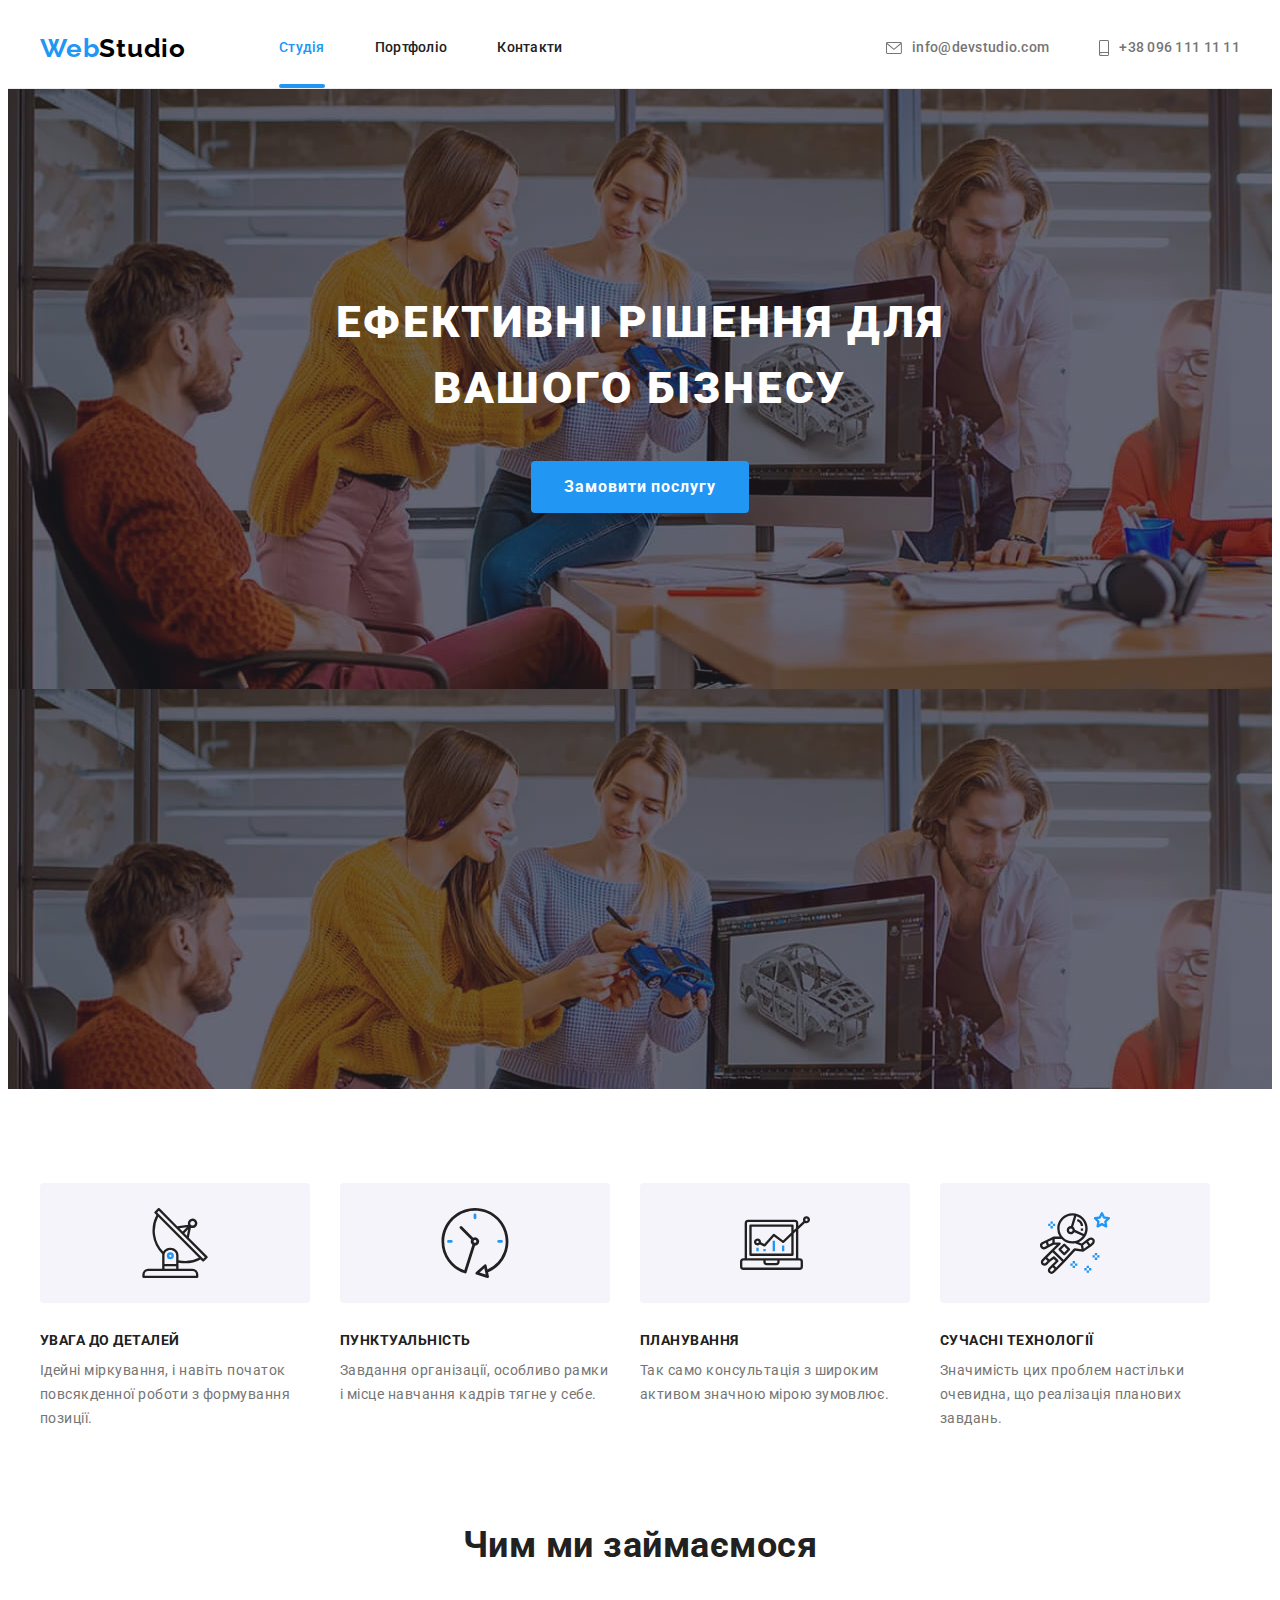
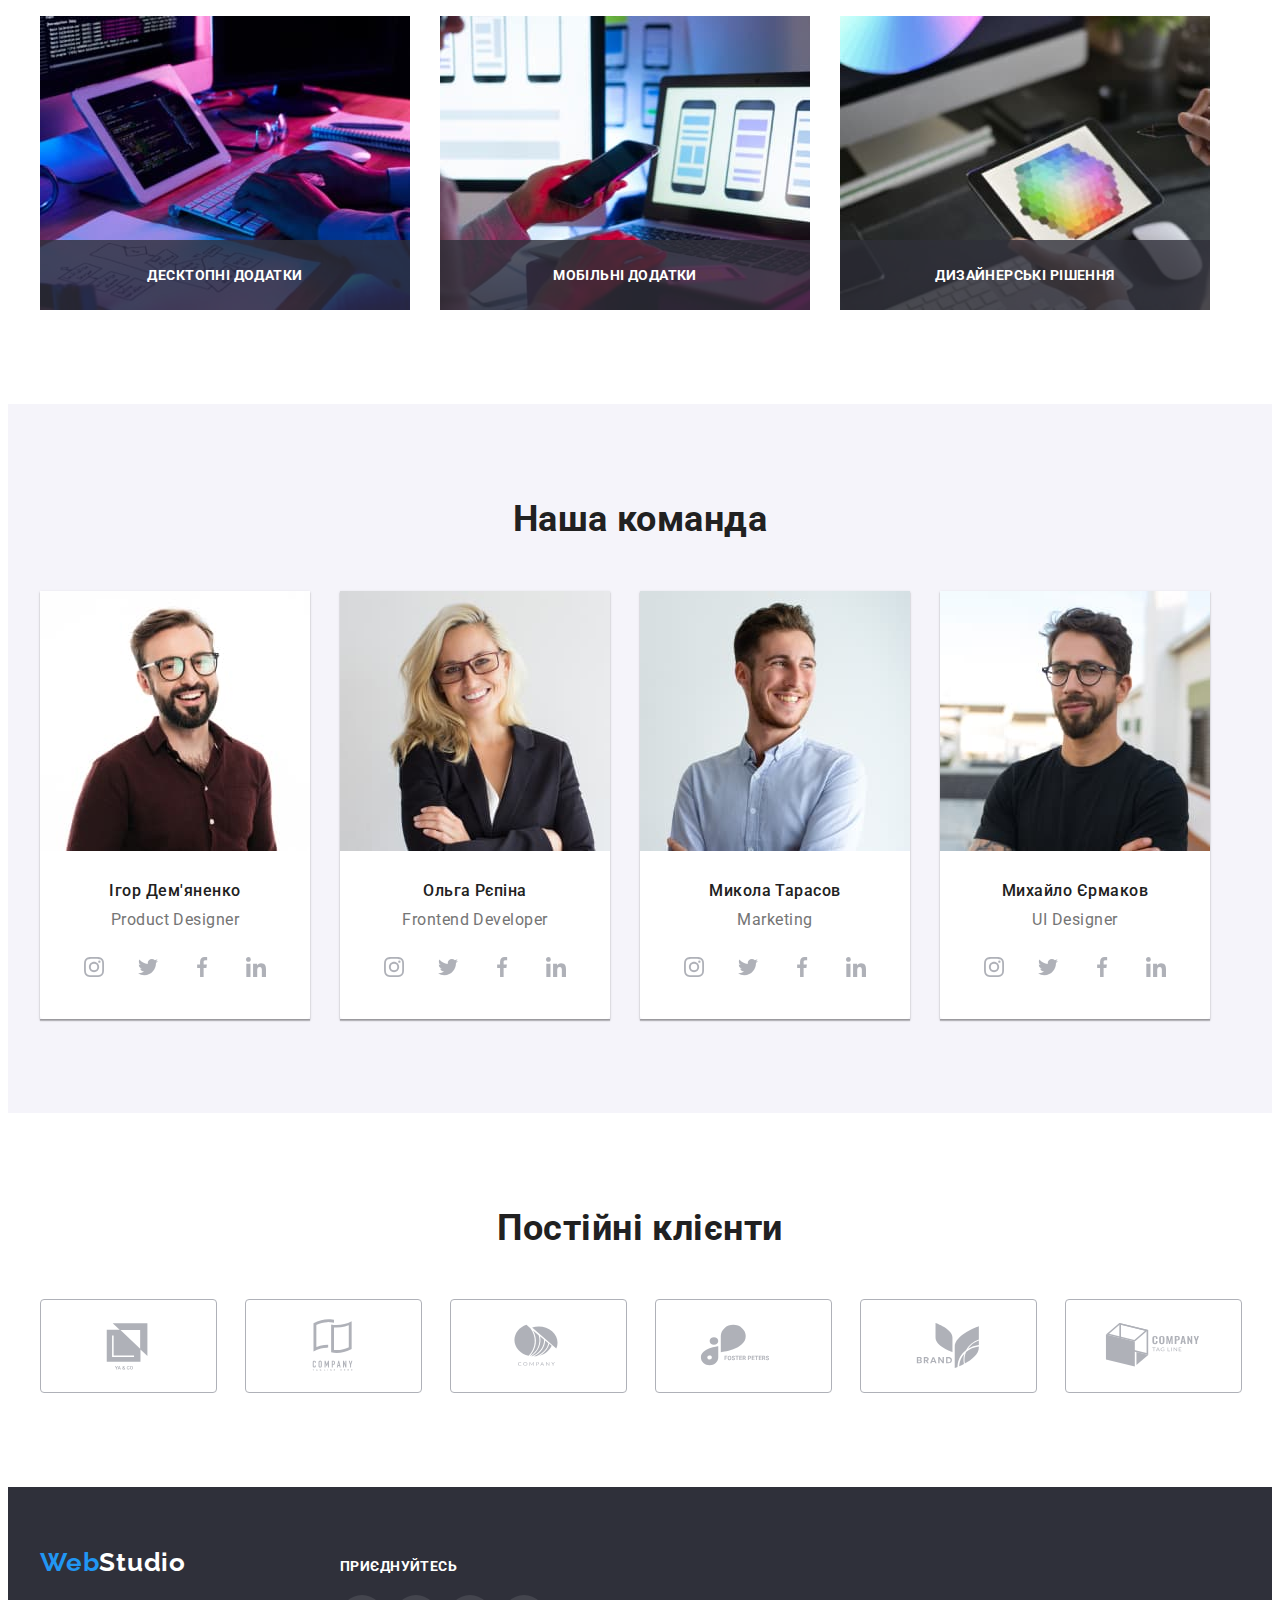
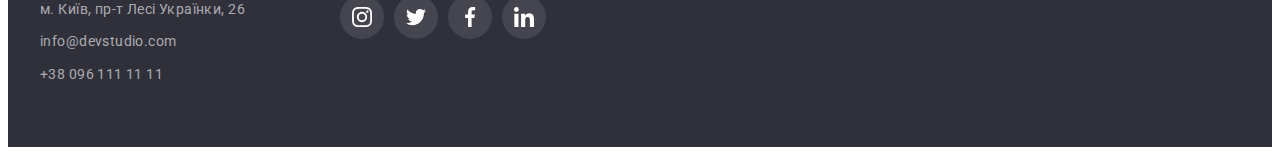
<file: index.html>
<!DOCTYPE html>
<html lang="uk">
  <head>
    <meta charset="UTF-8" />
    <meta http-equiv="X-UA-Compatible" content="IE=edge" />
    <meta name="viewport" content="width=device-width, initial-scale=1.0" />
    <title>Студія</title>
    <link rel="preconnect" href="https://fonts.googleapis.com" />
    <link rel="preconnect" href="https://fonts.gstatic.com" crossorigin />
    <link
      href="https://fonts.googleapis.com/css2?family=Raleway:wght@700&family=Roboto:wght@400;500;700;900&display=swap"
      rel="stylesheet"
    />
    <link
      rel="stylesheet"
      href="https://cdnjs.cloudflare.com/ajax/libs/modern-normalize/1.1.0/modern-normalize.min.css"
      integrity="sha512-wpPYUAdjBVSE4KJnH1VR1HeZfpl1ub8YT/NKx4PuQ5NmX2tKuGu6U/JRp5y+Y8XG2tV+wKQpNHVUX03MfMFn9Q=="
      crossorigin="anonymous"
      referrerpolicy="no-referrer"
    />
    <link rel="stylesheet" href="./css/styles.css" />
  </head>
  <body>
    <header class="header">
      <div class="container">
        <div class="header-nav">
          <nav class="nav">
            <a href="./index.html" lang="en" class="logo"
              >Web<span class="logo-black">Studio</span></a
            >
            <ul class="site-nav">
              <li class="link-nav"><a href="./index.html" class="link-current">Студія</a></li>
              <li class="link-nav"><a href="./portfolio.html" class="link-menu">Портфоліо</a></li>
              <li class="link-nav"><a href="#" class="link-menu">Контакти</a></li>
            </ul>
          </nav>
          <ul class="contact">
            <li class="link-nav">
              <a href="mailto:info@devstudio.com" class="link">
                <svg class="contact-icon" width="16" height="12">
                <use href="./images/icons.svg#icon-envelope"></use></svg>                
               info@devstudio.com </a>
            </li>
            <li class="link-nav">
              <a href="tel:+380961111111" class="link">
                 <svg class="contact-icon" width="10" height="16">
                <use href="./images/icons.svg#icon-smartphone"></use></svg>               
                +38 096 111 11 11</a></li>
          </ul>
        </div>
      </div>
    </header>
    <main>
      <section class="hero">
        <div class="container">
          <h1 class="hero-title">Ефективні рішення для вашого бізнесу</h1>
          <button type="button" class="button-hero" data-modal-open>Замовити послугу</button>
        </div>

        <div class="backdrop is-hidden" data-modal>
          <div class="modal">
          <button type="button" class="close-button" data-modal-close>
            <svg class="close-icon" width="18" height="18">
                <use href="./images/icons.svg#icon-close-black"></use></svg>
          </button>
          </div>
        </div>

      </section>
      <section class="preference">
        <div class="container">
          <h2 class="visually-hidden">Наші переваги</h2>
          <ul class="preference-list">
            <li class="preference-paragraph">
              <div class="preference-link-icon">
                <svg class="preference-icon" width="70" height="70">
                <use href="./images/icons.svg#icon-antenna"></use></svg>
              </div>
              <h3 class="preference-title">Увага до деталей</h3>
              <p>Ідейні міркування, і навіть початок повсякденної роботи з формування позиції.</p>
            </li>
            <li class="preference-paragraph">
                            <div class="preference-link-icon">
                <svg class="preference-icon" width="70" height="70">
                <use href="./images/icons.svg#icon-clock"></use></svg>
              </div>
              <h3 class="preference-title">Пунктуальність</h3>
              <p>Завдання організації, особливо рамки і місце навчання кадрів тягне у себе.</p>
            </li>
            <li class="preference-paragraph">
                            <div class="preference-link-icon">
                <svg class="preference-icon" width="70" height="70">
                <use href="./images/icons.svg#icon-diagram"></use></svg>
              </div>
              <h3 class="preference-title">Планування</h3>
              <p>Так само консультація з широким активом значною мірою зумовлює.</p>
            </li>
            <li class="preference-paragraph">
                            <div class="preference-link-icon">
                <svg class="preference-icon" width="70" height="70">
                <use href="./images/icons.svg#icon-astronaut"></use></svg>
              </div>
              <h3 class="preference-title">Сучасні технології</h3>
              <p>Значимість цих проблем настільки очевидна, що реалізація планових завдань.</p>
            </li>
          </ul>
        </div>
      </section>
      <section class="work">
        <div class="container">
          <h2 class="work-title">Чим ми займаємося</h2>
          <ul class="work-list">
            <li class="work-paragraph">
              <div class="work-card">
                <img src="./images/computer.jpg" alt="Людина працює за комп'ютером" width="370" />
                <h3 class="activity-title">Десктопні додатки</h3>
              </div>
            </li>
            <li class="work-paragraph">
              <div class="work-card">
                <img src="./images/smartphone.jpg" alt="Людина працює зі смартфоном і комп'ютером" width="370" />
                <h3 class="activity-title">Мобільні додатки</h3>
              </div>
            </li>
            <li class="work-paragraph">
              <div class="work-card">
                <img src="./images/tablet.jpg" alt="Людина працює з планшетом" width="370" />
                <h3 class="activity-title">Дизайнерські рішення</h3>
              </div>
            </li>
          </ul>
        </div>
      </section>
      <section class="team">
        <div class="container">
          <h2 class="team-title">Наша команда</h2>
          <ul class="team-list">
            <li class="team-paragraph">
              <img src="./images/prod_designer.jpg" alt="Чоловік в червоній рубашці" width="270" />
              <div class="container-card">
                <h3 class="name">Ігор Дем'яненко</h3>
                <p class="specialty" lang="en">Product Designer</p>
                <ul class="net-list">
                  <li class="net-item">
                    <a href="" class="net-link">
                      <svg class="net-icon" width="20" height="20">
                        <use href="./images/icons.svg#icon-instagram"></use>
                      </svg>
                    </a>
                  </li>
                  <li class="net-item">
                    <a href="" class="net-link">
                      <svg class="net-icon" width="20" height="20">
                        <use href="./images/icons.svg#icon-twitter"></use>
                      </svg>
                    </a>
                  </li>
                  <li class="net-item">
                    <a href="" class="net-link">
                      <svg class="net-icon" width="20" height="20">
                        <use href="./images/icons.svg#icon-facebook"></use>
                      </svg>
                    </a>
                  </li>
                  <li class="net-item">
                    <a href="" class="net-link">
                      <svg class="net-icon" width="20" height="20">
                        <use href="./images/icons.svg#icon-linkedin"></use>
                      </svg>
                    </a>
                  </li>
                </ul>
              </div>
            </li>
            <li class="team-paragraph">
              <img src="./images/frontend.jpg" alt="Жінка в чорному піджаку" width="270" />
              <div class="container-card">
                <h3 class="name">Ольга Рєпіна</h3>
                <p class="specialty" lang="en">Frontend Developer</p>
                <ul class="net-list">
                  <li class="net-item">
                    <a href="" class="net-link">
                      <svg class="net-icon" width="20" height="20">
                        <use href="./images/icons.svg#icon-instagram"></use>
                      </svg>
                    </a>
                  </li>
                  <li class="net-item">
                    <a href="" class="net-link">
                      <svg class="net-icon" width="20" height="20">
                        <use href="./images/icons.svg#icon-twitter"></use>
                      </svg>
                    </a>
                  </li>
                  <li class="net-item">
                    <a href="" class="net-link">
                      <svg class="net-icon" width="20" height="20">
                        <use href="./images/icons.svg#icon-facebook"></use>
                      </svg>
                    </a>
                  </li>
                  <li class="net-item">
                    <a href="" class="net-link">
                      <svg class="net-icon" width="20" height="20">
                        <use href="./images/icons.svg#icon-linkedin"></use>
                      </svg>
                    </a>
                  </li>
                </ul>
              </div>
            </li>
            <li class="team-paragraph">
              <img src="./images/marketing.jpg" alt="Чоловік в синій рубашці" width="270" />
              <div class="container-card">
                <h3 class="name">Микола Тарасов</h3>
                <p class="specialty" lang="en">Marketing</p>
                <ul class="net-list">
                  <li class="net-item">
                    <a href="" class="net-link">
                      <svg class="net-icon" width="20" height="20">
                        <use href="./images/icons.svg#icon-instagram"></use>
                      </svg>
                    </a>
                  </li>
                  <li class="net-item">
                    <a href="" class="net-link">
                      <svg class="net-icon" width="20" height="20">
                        <use href="./images/icons.svg#icon-twitter"></use>
                      </svg>
                    </a>
                  </li>
                  <li class="net-item">
                    <a href="" class="net-link">
                      <svg class="net-icon" width="20" height="20">
                        <use href="./images/icons.svg#icon-facebook"></use>
                      </svg>
                    </a>
                  </li>
                  <li class="net-item">
                    <a href="" class="net-link">
                      <svg class="net-icon" width="20" height="20">
                        <use href="./images/icons.svg#icon-linkedin"></use>
                      </svg>
                    </a>
                  </li>
                </ul>
              </div>
            </li>
            <li class="team-paragraph">
              <img src="./images/ui_designer.jpg" alt="Чоловік в чорній футболці" width="270" />
              <div class="container-card">
                <h3 class="name">Михайло Єрмаков</h3>
                <p class="specialty" lang="en">UI Designer</p>
                <ul class="net-list">
                  <li class="net-item">
                    <a href="" class="net-link">
                      <svg class="net-icon" width="20" height="20">
                        <use href="./images/icons.svg#icon-instagram"></use>
                      </svg>
                    </a>
                  </li>
                  <li class="net-item">
                    <a href="" class="net-link">
                      <svg class="net-icon" width="20" height="20">
                        <use href="./images/icons.svg#icon-twitter"></use>
                      </svg>
                    </a>
                  </li>
                  <li class="net-item">
                    <a href="" class="net-link">
                      <svg class="net-icon" width="20" height="20">
                        <use href="./images/icons.svg#icon-facebook"></use>
                      </svg>
                    </a>
                  </li>
                  <li class="net-item">
                    <a href="" class="net-link">
                      <svg class="net-icon" width="20" height="20">
                        <use href="./images/icons.svg#icon-linkedin"></use>
                      </svg>
                    </a>
                  </li>
                </ul>
              </div>
            </li>
          </ul>
        </div>
      </section>
      <section class="clients">
        <div class="container">
          <h2 class="clients-title">Постійні клієнти</h2>
          <ul class="clients-list">
            <li class="clients-paragraph">
              <a href="" class="clients-link"
                ><svg class="clients-icon" width="106" height="60">
                  <use href="./images/icons.svg#icon-logo1"></use></svg
              ></a>
            </li>
            <li class="clients-paragraph">
              <a href="" class="clients-link"
                ><svg class="clients-icon" width="106" height="60">
                  <use href="./images/icons.svg#icon-logo2"></use></svg
              ></a>
            </li>
            <li class="clients-paragraph">
              <a href="" class="clients-link"
                ><svg class="clients-icon" width="106" height="60">
                  <use href="./images/icons.svg#icon-logo3"></use></svg
              ></a>
            </li>
            <li class="clients-paragraph">
              <a href="" class="clients-link"
                ><svg class="clients-icon" width="106" height="60">
                  <use href="./images/icons.svg#icon-logo4"></use></svg
              ></a>
            </li>
            <li class="clients-paragraph">
              <a href="" class="clients-link"
                ><svg class="clients-icon" width="106" height="60">
                  <use href="./images/icons.svg#icon-logo5"></use></svg
              ></a>
            </li>
            <li class="clients-paragraph">
              <a href="" class="clients-link"
                ><svg class="clients-icon" width="106" height="60">
                  <use href="./images/icons.svg#icon-logo6"></use></svg
              ></a>
            </li>
          </ul>
        </div>
      </section>
    </main>
    <footer>
      <div class="container">
        <div class="section-footer">
        <div class="section-address">
          <a href="./index.html" lang="en" class="logo-footer"
            >Web<span class="logo-white">Studio</span></a
          >
          <address class="address">
            <ul>
              <li class="link-footer">
                <a
                  class="map"
                  href="https://goo.gl/maps/W8Mo3k8APGKfxBTi7"
                  target="_blank"
                  rel="noopener noreferrer nofollow"
                >
                  <span class="contact-footer">м. Київ, пр-т Лесі Українки, 26</span></a
                >
              </li>
              <li class="link-footer">
                <a href="mailto:info@devstudio.com" lang="en" class="contact-footer"
                  >info@devstudio.com</a
                >
              </li>
              <li class="link-footer">
                <a href="tel:+380961111111" class="contact-footer">+38 096 111 11 11</a>
              </li>
            </ul>
          </address>
        </div>
        <div class="section-net-link">
          <h2 class="footer-titel">Приєднуйтесь</h2>
          <ul class="footer-net-list">
            <li class="footer-net-item">
              <a href="" class="footer-net-link">
                <svg class="footer-net-icon" width="20" height="20">
                  <use href="./images/icons.svg#icon-instagram"></use>
                </svg>
              </a>
            </li>
            <li class="footer-net-item">
              <a href="" class="footer-net-link">
                <svg class="footer-net-icon" width="20" height="20">
                  <use href="./images/icons.svg#icon-twitter"></use>
                </svg>
              </a>
            </li>
            <li class="footer-net-item">
              <a href="" class="footer-net-link">
                <svg class="footer-net-icon" width="20" height="20">
                  <use href="./images/icons.svg#icon-facebook"></use>
                </svg>
              </a>
            </li>
            <li class="footer-net-item">
              <a href="" class="footer-net-link">
                <svg class="footer-net-icon" width="20" height="20">
                  <use href="./images/icons.svg#icon-linkedin"></use>
                </svg>
              </a>
            </li>
          </ul>
        </div>
        </div>
        </div>
      </div>
    </footer>

    <script src="./js/modal.js"></script>
  </body>
</html>
</file>
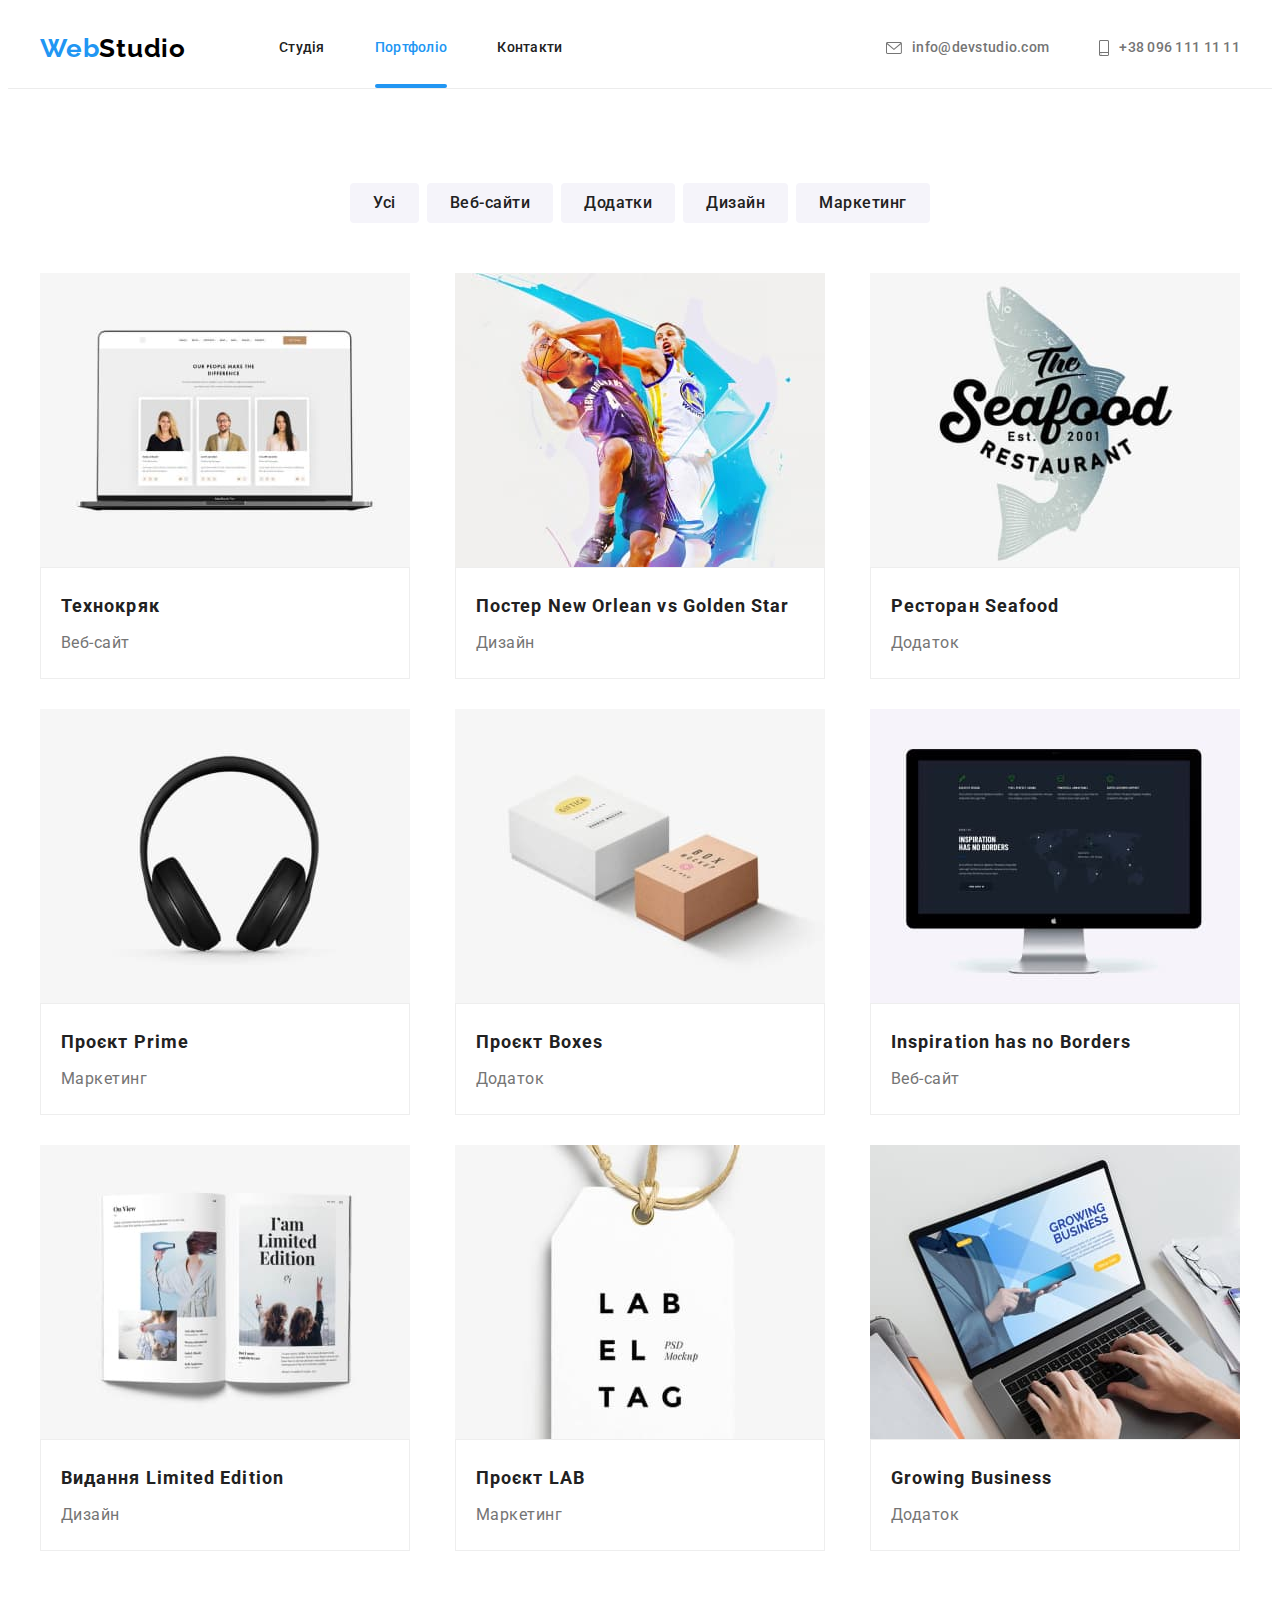
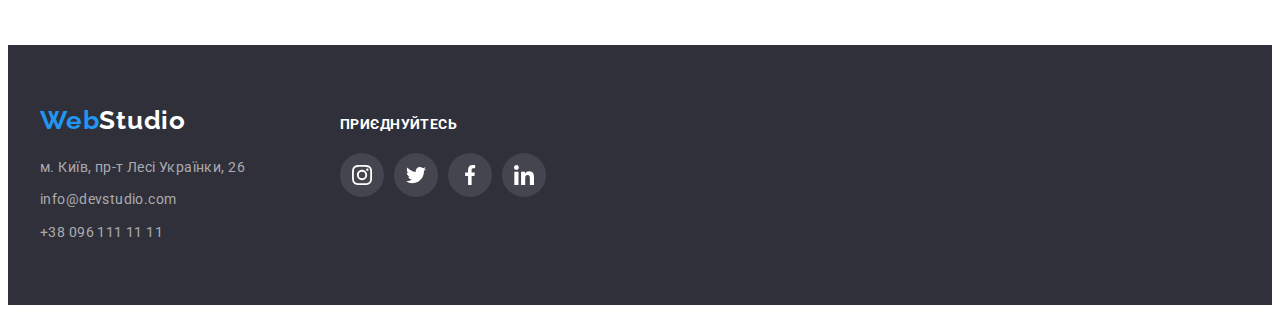
<file: portfolio.html>
<!DOCTYPE html>
<html lang="uk">
  <head>
    <meta charset="UTF-8" />
    <meta http-equiv="X-UA-Compatible" content="IE=edge" />
    <meta name="viewport" content="width=device-width, initial-scale=1.0" />
    <title>Портфоліо</title>
    <link rel="preconnect" href="https://fonts.googleapis.com" />
    <link rel="preconnect" href="https://fonts.gstatic.com" crossorigin />
    <link
      href="https://fonts.googleapis.com/css2?family=Raleway:wght@700&family=Roboto:wght@400;500;700;900&display=swap"
      rel="stylesheet"
    />
    <link
      rel="stylesheet"
      href="https://cdnjs.cloudflare.com/ajax/libs/modern-normalize/1.1.0/modern-normalize.min.css"
      integrity="sha512-wpPYUAdjBVSE4KJnH1VR1HeZfpl1ub8YT/NKx4PuQ5NmX2tKuGu6U/JRp5y+Y8XG2tV+wKQpNHVUX03MfMFn9Q=="
      crossorigin="anonymous"
      referrerpolicy="no-referrer"
    />
    <link rel="stylesheet" href="./css/styles.css" />
  </head>
  <body>
    <header class="header">
      <div class="container">
        <div class="header-nav">
          <nav class="nav">
            <a href="./index.html" lang="en" class="logo"
              >Web<span class="logo-black">Studio</span></a
            >
            <ul class="site-nav">
              <li class="link-nav"><a href="./index.html" class="link-menu">Студія</a></li>
              <li class="link-nav">
                <a href="./portfolio.html" class="link-current">Портфоліо</a>
              </li>
              <li class="link-nav"><a href="#" class="link-menu">Контакти</a></li>
            </ul>
          </nav>
          <ul class="contact">
            <li class="link-nav">
              <a href="mailto:info@devstudio.com" class="link">
                <svg class="contact-icon" width="16" height="12">
                  <use href="./images/icons.svg#icon-envelope"></use>
                </svg>
                info@devstudio.com
              </a>
            </li>
            <li class="link-nav">
              <a href="tel:+380961111111" class="link">
                <svg class="contact-icon" width="10" height="16">
                  <use href="./images/icons.svg#icon-smartphone"></use>
                </svg>
                +38 096 111 11 11</a
              >
            </li>
          </ul>
        </div>
      </div>
    </header>
    <main>
      <section class="section">
        <div class="container">
          <h1 class="visually-hidden">Портфоліо</h1>
          <h2 class="visually-hidden">Фільтр</h2>
          <ul class="filter">
            <li class="filter-liste"><button type="button" class="button">Усі</button></li>
            <li class="filter-liste"><button type="button" class="button">Веб-сайти</button></li>
            <li class="filter-liste"><button type="button" class="button">Додатки</button></li>
            <li class="filter-liste"><button type="button" class="button">Дизайн</button></li>
            <li class="filter-liste"><button type="button" class="button">Маркетинг</button></li>
          </ul>
          <h2 class="visually-hidden">Список робіт</h2>
          <ul class="list-work">
            <li class="portfolio-item">
              <div class="card-thumb">
                 <img src="./images/project1.jpg" alt="Макбук із зображенням трьох людей" width="370" />
              <div class="card-overlay">           
              <p class="text-overlay">Ресурс пропонує комплексні пропозиції з різним рівнем функціоналу та сервісів. Все це дозволить відвідувачу отримати вичерпні відомості про компанію чи приватну особу.</p>
              </div>
              </div>
              <div class="container-work">
                <h3 class="title-list">Технокряк</h3>
                <p>Веб-сайт</p>
              </div>
            </li>
            <li class="portfolio-item">
              <div class="card-thumb">
                 <img src="./images/project2.jpg" alt="Два баскетболіста з м'ячем" width="370" />
              <div class="card-overlay">           
              <p class="text-overlay">Ресурс пропонує комплексні пропозиції з різним рівнем функціоналу та сервісів. Все це дозволить відвідувачу отримати вичерпні відомості про компанію чи приватну особу.</p>
              </div>
              </div>
              <div class="container-work">
                <h3 class="title-list">Постер New Orlean vs Golden Star</h3>
                <p>Дизайн</p>
              </div>
            </li>
            <li class="portfolio-item">
              <div class="card-thumb">
                  <img src="./images/project3.jpg" alt="Логотип ресторану" width="370" />
              <div class="card-overlay">           
              <p class="text-overlay">Ресурс пропонує комплексні пропозиції з різним рівнем функціоналу та сервісів. Все це дозволить відвідувачу отримати вичерпні відомості про компанію чи приватну особу.</p>
              </div>
              </div>
              <div class="container-work">
                <h3 class="title-list">Ресторан Seafood</h3>
                <p>Додаток</p>
              </div>
            </li>
            <li class="portfolio-item">
              <div class="card-thumb">
                  <img src="./images/project4.jpg" alt="Чорні навушники" width="370" />
              <div class="card-overlay">           
              <p class="text-overlay">Ресурс пропонує комплексні пропозиції з різним рівнем функціоналу та сервісів. Все це дозволить відвідувачу отримати вичерпні відомості про компанію чи приватну особу.</p>
              </div>
              </div>
              <div class="container-work">
                <h3 class="title-list">Проєкт Prime</h3>
                <p>Маркетинг</p>
              </div>
            </li>
            <li class="portfolio-item">
              <div class="card-thumb">
                 <img src="./images/project5.jpg" alt="Дві картонні коробки" width="370" />
              <div class="card-overlay">           
              <p class="text-overlay">Ресурс пропонує комплексні пропозиції з різним рівнем функціоналу та сервісів. Все це дозволить відвідувачу отримати вичерпні відомості про компанію чи приватну особу.</p>
              </div>
              </div>
              <div class="container-work">
                <h3 class="title-list">Проєкт Boxes</h3>
                <p>Додаток</p>
              </div>
            </li>
            <li class="portfolio-item">
              <div class="card-thumb">
                  <img src="./images/project6.jpg" alt="Монітор із зображенням сайту" width="370" />
              <div class="card-overlay">           
              <p class="text-overlay">Ресурс пропонує комплексні пропозиції з різним рівнем функціоналу та сервісів. Все це дозволить відвідувачу отримати вичерпні відомості про компанію чи приватну особу.</p>
              </div>
              </div>
              <div class="container-work">
                <h3 class="title-list">Inspiration has no Borders</h3>
                <p>Веб-сайт</p>
              </div>
            </li>
            <li class="portfolio-item">
              <div class="card-thumb">
                   <img src="./images/project7.jpg" alt="Глянцевий журнал" width="370" />
              <div class="card-overlay">           
              <p class="text-overlay">Ресурс пропонує комплексні пропозиції з різним рівнем функціоналу та сервісів. Все це дозволить відвідувачу отримати вичерпні відомості про компанію чи приватну особу.</p>
              </div>
              </div>
              <div class="container-work">
                <h3 class="title-list">Видання Limited Edition</h3>
                <p>Дизайн</p>
              </div>
            </li>
            <li class="portfolio-item">
              <div class="card-thumb">
                  <img src="./images/project8.jpg" alt="Бірка" width="370" />
              <div class="card-overlay">           
              <p class="text-overlay">Ресурс пропонує комплексні пропозиції з різним рівнем функціоналу та сервісів. Все це дозволить відвідувачу отримати вичерпні відомості про компанію чи приватну особу.</p>
              </div>
              </div>
              <div class="container-work">
                <h3 class="title-list">Проєкт LAB</h3>
                <p>Маркетинг</p>
              </div>
            </li>
            <li class="portfolio-item">
              <div class="card-thumb">
                  <img src="./images/project9.jpg" alt="Людина працює за ноутбуком" width="370" />
              <div class="card-overlay">           
              <p class="text-overlay">Ресурс пропонує комплексні пропозиції з різним рівнем функціоналу та сервісів. Все це дозволить відвідувачу отримати вичерпні відомості про компанію чи приватну особу.</p>
              </div>
              </div>
              <div class="container-work">
                <h3 class="title-list">Growing Business</h3>
                <p>Додаток</p>
              </div>
            </li>
          </ul>
        </div>
      </section>
    </main>
    <footer>
      <div class="container">
        <div class="section-footer">
        <div class="section-address">
          <a href="./index.html" lang="en" class="logo-footer"
            >Web<span class="logo-white">Studio</span></a
          >
          <address class="address">
            <ul>
              <li class="link-footer">
                <a
                  class="map"
                  href="https://goo.gl/maps/W8Mo3k8APGKfxBTi7"
                  target="_blank"
                  rel="noopener noreferrer nofollow"
                >
                  <span>м. Київ, пр-т Лесі Українки, 26</span></a
                >
              </li>
              <li class="link-footer">
                <a href="mailto:info@devstudio.com" lang="en" class="contact-footer"
                  >info@devstudio.com</a
                >
              </li>
              <li class="link-footer">
                <a href="tel:+380961111111" class="contact-footer">+38 096 111 11 11</a>
              </li>
            </ul>
          </address>
        </div>
        <div class="section-net-link">
          <h2 class="footer-titel">Приєднуйтесь</h2>
          <ul class="footer-net-list">
            <li class="footer-net-item">
              <a href="" class="footer-net-link">
                <svg class="footer-net-icon" width="20" height="20">
                  <use href="./images/icons.svg#icon-instagram"></use>
                </svg>
              </a>
            </li>
            <li class="footer-net-item">
              <a href="" class="footer-net-link">
                <svg class="footer-net-icon" width="20" height="20">
                  <use href="./images/icons.svg#icon-twitter"></use>
                </svg>
              </a>
            </li>
            <li class="footer-net-item">
              <a href="" class="footer-net-link">
                <svg class="footer-net-icon" width="20" height="20">
                  <use href="./images/icons.svg#icon-facebook"></use>
                </svg>
              </a>
            </li>
            <li class="footer-net-item">
              <a href="" class="footer-net-link">
                <svg class="footer-net-icon" width="20" height="20">
                  <use href="./images/icons.svg#icon-linkedin"></use>
                </svg>
              </a>
            </li>
          </ul>
        </div>
        </div>
        </div>
      </div>
    </footer>
  </body>
</html>
</file>
<file: css/styles.css>
:root {
--title-text-color: #212121; 
--primary-text-color: #757575; 
--accent-text-color: #2196F3;
--primary-white-color: #FFFFFF;
--secondary-white-color: #F5F5F5;
--tertiary-white-color: #F5F4FA;
--primary-dark-color: #2F303A;
--contact-footer-color: rgba(255, 255, 255, 0.6);
--logo-black-color: #000000;
--icon-color: #AFB1B8;
}

body {
    font-family: 'Roboto', sans-serif;
    color: var(--primary-text-color);
    font-weight: 400;
    letter-spacing: 0.03em;
}
ul {
    list-style: none;
}
h1, h2, h3, h4, h5, h6, p, ul {
    margin: 0;
    padding: 0;
}
.container {
    width: 1200px;
    margin: 0 auto;
    padding: 0 15px;
}
.section,
.team,
.work,
.clients {
padding: 94px 0;
}
.preference{
padding: 94px 0 0;
}

/* хєдєр */
.header {
    background-color:var(--primary-white-color);
    font-weight: 500;
    font-size: 14px;
    line-height: 1.14;
    letter-spacing: 0.02em;
    border-bottom:1px solid rgba(236, 236, 236, 1);
}
.header-nav{
        display: flex;
        align-items: center;
        justify-content: space-between;
    }
.nav{
    display: flex;
    align-items: center;
    justify-content: space-between;
}
.site-nav {
    display: flex;
    align-items: center;
    justify-content: space-between;
}
.link-nav:not(:last-child){
    margin-right: 50px;
}
.contact {
    display: flex;
    align-items: center;
    justify-content: space-between;
}
.link {
    display: flex;
    align-items: center;
    justify-content: center;
    padding: 32px 0;
    color: var(--primary-text-color);
    text-decoration: none;
    transition-property: color;
    transition-duration: 250ms;
    transition-timing-function: cubic-bezier(0.4, 0, 0.2, 1);
}
.contact-icon {
    fill: currentColor;
    margin-right: 10px;
}
.site-nav :hover,
.site-nav :focus {
    color: var(--accent-text-color);
}
.link-menu {
    display: block;
    padding: 32px 0;
    color: var(--title-text-color);
    text-decoration: none;
    transition-property: color;
    transition-duration: 250ms;
    transition-timing-function: cubic-bezier(0.4, 0, 0.2, 1);
}
.link-current {
    position: relative;
    display: block;    
    padding: 32px 0;
    color: var(--accent-text-color);
    text-decoration: none;
}

.link-current::after {
    content: '';
    position: absolute;
    left: 0;
    bottom: 0;
    display: block;
    width: 100%;
    height: 4px;
    background-color: var(--accent-text-color);
    border-radius: 2px;

}

.contact :hover,
.contact :focus {
    color: var(--accent-text-color);
}
.logo, .logo-black {
    font-family: 'Raleway', sans-serif;
    font-weight: 700;
    font-size: 26px;
    line-height: 1.19;
    letter-spacing: 0.03em;
}
.logo {
    color: var(--accent-text-color);
    text-decoration: none;
    margin-right: 93px;
}
.logo-black {
    color: var(--logo-black-color);
}
/* мєйн */
.hero {
    background-color: var(--primary-dark-color);
    padding: 200px 0;
    text-align: center;  
}
.hero-title{
    width: 696px;
    margin: 0 auto;
    margin-bottom: 40px;
    color: var(--primary-white-color);
    font-weight: 900;
    font-size: 44px;
    line-height: 1.5;
    letter-spacing: 0.06em;
    text-transform: uppercase;
}
.button-hero {
    padding: 10px 32px;
    font-family: inherit;
    background-color: var(--accent-text-color);
    color: var(--primary-white-color);
    font-weight: 700;
    font-size: 16px;
    line-height: 1.87;
    letter-spacing: 0.06em;
    text-align: center;
    border-radius: 4px;
    border: 1px solid transparent;
    cursor: pointer;
}

/* модальне вікно */
.backdrop {
    position: fixed;
    top: 0;
    left: 0;
    width: 100%;
    height: 100%;
    background-color: rgba(0, 0, 0, 0.2);
    opacity: 1;
    transition: opacity 250ms, visibility 250ms;
}

.backdrop.is-hidden {
    opacity: 0;
    visibility: hidden;
    pointer-events: none;
}

.modal {
    position: absolute;
    top: 50%;
    left: 50%;
    transform: translate(-50%, -50%);

    min-width: 528px;
    min-height: 581px;

    background-color: var(--primary-white-color);
    box-shadow: 0px 1px 3px rgba(0, 0, 0, 0.12), 0px 1px 1px rgba(0, 0, 0, 0.14), 0px 2px 1px rgba(0, 0, 0, 0.2);
    border-radius: 4px;
}

.close-button {
    position: absolute;
    top: 8px;
    right: 8px;
    width: 30px;
    height: 30px;
    display: flex;
    align-items: center;
    justify-content: center;
    background-color: var(--primary-white-color);
    border: 1px solid rgba(0, 0, 0, 0.1);
    border-radius: 50%;
    cursor: pointer;
}

/* overlay */
.hero {
    max-width: 1600px;
    height: 600px;
    margin-left: auto;
    margin-right: auto;
    background-image: linear-gradient(
        rgba(47, 48, 58, 0.4),
        rgba(47, 48, 58, 0.4)
    ),
    url(../images/overlay.jpg);
}

.preference {
    font-size: 14px;
    line-height: 1.7;
}

.preference-link-icon{
    display: flex;
    justify-content: center;
    align-items: center;
    width: 270px;
    height: 120px;
    background: var(--tertiary-white-color);
    border-radius: 4px;
    margin-bottom: 30px;
}

.preference-list{
    display: flex;
}
.preference-paragraph{
    width: 270px;
}
.preference-paragraph:not(:last-child){
    margin-right: 30px;
}
.preference,
.work,
.clients {
    background-color: var(--primary-white-color);
}
.preference-title {
    color: var(--title-text-color);
    font-weight: 700;
    font-size: 14px;
    line-height: 1.14;
    text-transform: uppercase;
    margin-bottom: 10px;
}
.work-card {
    position: relative;
    display: flex;
    justify-content: center;
}
.work-card::before {
    content: '';
    position: absolute;
    bottom: 0;
    width: 100%;
    height: 70px;
    background-color:rgba(47, 48, 58, 0.8);
}
.activity-title {
    position: absolute;
    bottom: 0;
    padding: 27px 0;
    font-weight: 700;
    font-size: 14px;
    line-height: 1.14;
    text-align: center;
    letter-spacing: 0.03em;
    text-transform: uppercase;
    color: var(--primary-white-color)
}

.work-title,
.team-title,
.clients-title{
    color: var(--title-text-color);
    font-weight: 700;
    font-size: 36px;
    line-height: 1.17;
    text-align: center;
    margin-bottom: 50px;
}
.work-list {
    display: flex;
}
.work-paragraph:not(:last-child) {
    margin-right: 30px;
}
/* nasha komanda */
.team {
    background-color: var(--tertiary-white-color);
    font-size: 16px;
    line-height: 1.19;
}
.team-list {
    display: flex;
    gap: 30px;
}
.team-paragraph {
    box-shadow: 0px 1px 3px rgba(0, 0, 0, 0.12),
    0px 1px 1px rgba(0, 0, 0, 0.14),
    0px 2px 1px rgba(0, 0, 0, 0.2);
}
.container-card {
    padding: 30px;
    text-align: center;
    background: var(--primary-white-color);
    border-radius: 0px 0px 4px 4px;
}
.name {
    color: var(--title-text-color);
    font-weight: 500;
    font-size: 16px;
    line-height: 1.19;
    margin-bottom: 10px;
}
.specialty {
    margin-bottom: 16px;
}
.net-list {
    display: flex;
    justify-content: center;
    gap: 10px;
}
.net-link {
    width: 44px;
    height: 44px;
    display: flex;
    align-items: center;
    justify-content: center;
    background-color: var(--primary-white-color);
    border-radius: 50%;
    color: var(--icon-color);
    transition-property: color, background-color;
    transition-duration: 250ms;
    transition-timing-function: cubic-bezier(0.4, 0, 0.2, 1);
}
.net-icon {
    fill: currentColor;
}
.net-link:hover,
.net-link:focus{
    background-color: var(--accent-text-color);
    color: var(--primary-white-color);
}

.clients-list {
    display: flex;
    gap: 30px;
}
.clients-paragraph {
    width: calc((100% - 150px) / 6);
}

.clients-link {
    width: 100%;
    height: 92px;
    border: 1px solid #AFB1B8;
    border-radius: 4px;
    display: flex;
    align-items: center;
    justify-content: center;
    color: var(--icon-color);
    transition-property: color, border-color;
    transition-duration: 250ms;
    transition-timing-function: cubic-bezier(0.4, 0, 0.2, 1);
}
.clients-icon {
    fill: currentColor;
}
.clients-link:hover,
.clients-link:focus {
    border-color: var(--accent-text-color);
    color: var(--accent-text-color);
}
/* футер */
footer {
    background-color: var(--primary-dark-color);
    padding: 60px 0;
}
.logo-footer,
.logo-white {
    font-family: 'Raleway', sans-serif;
    font-weight: 700;
    font-size: 26px;
    line-height: 1.19;
    letter-spacing: 0.03em;
}
.logo-footer {
    color: var(--accent-text-color);
    text-decoration: none;
    display: block;
    margin-bottom: 20px;
}
.logo-white {
    color: var(--primary-white-color);
}
.address {
    font-style: normal;
    font-weight: 400;
    font-size: 14px;
    line-height: 1.7;
    letter-spacing: 0.03em;
    cursor: pointer;
}
.link-footer:not(:last-child){
    margin-bottom: 9px;
}
.contact-footer,
.map {
    color: var(--contact-footer-color);
    text-decoration: none;
    transition-property: color;
    transition-duration: 250ms;
    transition-timing-function: cubic-bezier(0.4, 0, 0.2, 1);
}
.address :hover,
.address :focus {
    color: var(--accent-text-color);
}

.footer-titel {
    font-size: 14px;
    line-height: 1.14;
    letter-spacing: 0.03em;
    text-transform: uppercase;
    color: var(--primary-white-color);
    margin-bottom: 20px;
}
.footer-net-list {
    display: flex;
    justify-content: center;
    gap: 10px;
}
.section-footer {
    display: flex;
    align-items: baseline;
    justify-content: flex-start;
    gap: 95px;
}
.section-net-link {
    display: flex;
    flex-direction: column;
}

.footer-net-link {
    width: 44px;
    height: 44px;
    display: flex;
    align-items: center;
    justify-content: center;
    background-color: rgba(255, 255, 255, 0.1);;
    border-radius: 50%;
    color: var(--primary-white-color);
    transition-property: background-color;
    transition-duration: 250ms;
    transition-timing-function: cubic-bezier(0.4, 0, 0.2, 1);
}

.footer-net-icon {
    fill: currentColor;
}

.footer-net-link:hover,
.footer-net-link:focus {
    background-color: var(--accent-text-color);
}


/* portfolio */
.portfolio {
    background-color: var(--primary-white-color);
}
.filter {
    display: flex;
    justify-content: center;
    margin-bottom: 50px;
}
.filter-liste:not(:last-child) {
    margin-right: 8px;
}
.button {
    font-family: 'Roboto', sans-serif;
    color: var(--title-text-color);
    background-color: var(--tertiary-white-color);
    font-weight: 500;
    font-size: 16px;
    line-height: 1.62;
    letter-spacing: 0.03em;
    text-align: center;
    padding: 6px 22px;
    border-radius: 4px;
    cursor: pointer;
    border: 1px solid transparent;
    transition-property: color, background-color, box-shadow;
    transition-duration: 250ms;
    transition-timing-function: cubic-bezier(0.4, 0, 0.2, 1);
}
.filter .button:hover,
.filter .button:focus {
    color: var(--primary-white-color);
    background-color: var(--accent-text-color);
    box-shadow: 0px 3px 1px rgba(0, 0, 0, 0.1), 0px 1px 2px rgba(0, 0, 0, 0.08), 0px 2px 2px rgba(0, 0, 0, 0.12);
}
.list-work{
    display: flex;
    justify-content: space-between;
    flex-wrap: wrap;
    gap: 30px;
}
.list-work {
    font-size: 16px;
    line-height: 1.87;
}

.card-thumb {
    position: relative;
    overflow: hidden;
}
.card-thumb:hover .card-overlay,
.card-thumb:focus .card-overlay{
    opacity: 1;
    transform: translateY(0);
}
.card-overlay {
    position: absolute;
    top: 0;
    left: 0;
    width: 100%;
    height: 100%;
    background-color:rgba(33, 150, 243, 0.9);

    transform: translateY(100%);
    opacity: 0;
    transition: transform 250ms cubic-bezier(0.4, 0, 0.2, 1),
    opacity 250ms cubic-bezier(0.4, 0, 0.2, 1);
}

.text-overlay {
    padding: 63px 24px;
    font-weight: 400;
    font-size: 18px;
    line-height: 1.56;
    letter-spacing: 0.03em;
    color: var(--primary-white-color);
    
}

.container-work {
    padding: 20px;
    background: var(--primary-white-color);
    border: 1px solid #EEEEEE;
}
.portfolio-item{
    transition-property: box-shadow;
    transition-duration: 250ms;
    transition-timing-function: cubic-bezier(0.4, 0, 0.2, 1);
    cursor: pointer;
}
.portfolio-item:hover{
    box-shadow: 0px 1px 1px rgba(0, 0, 0, 0.12), 0px 4px 4px rgba(0, 0, 0, 0.06), 1px 4px 6px rgba(0, 0, 0, 0.16);
}
.title-list {
    color: var(--title-text-color);
    font-weight: 700;
    font-size: 18px;
    line-height: 2;
    letter-spacing: 0.06em;
    margin-bottom: 4px;
}
img {
    display: block;
    max-width: 100%;
    height: auto;
}

.visually-hidden {
    position: absolute;
    white-space: nowrap;
    width: 1px;
    height: 1px;
    overflow: hidden;
    border: 0;
    padding: 0;
    clip: rect(0 0 0 0);
    clip-path: inset(50%);
    margin: -1px;
}
</file>
